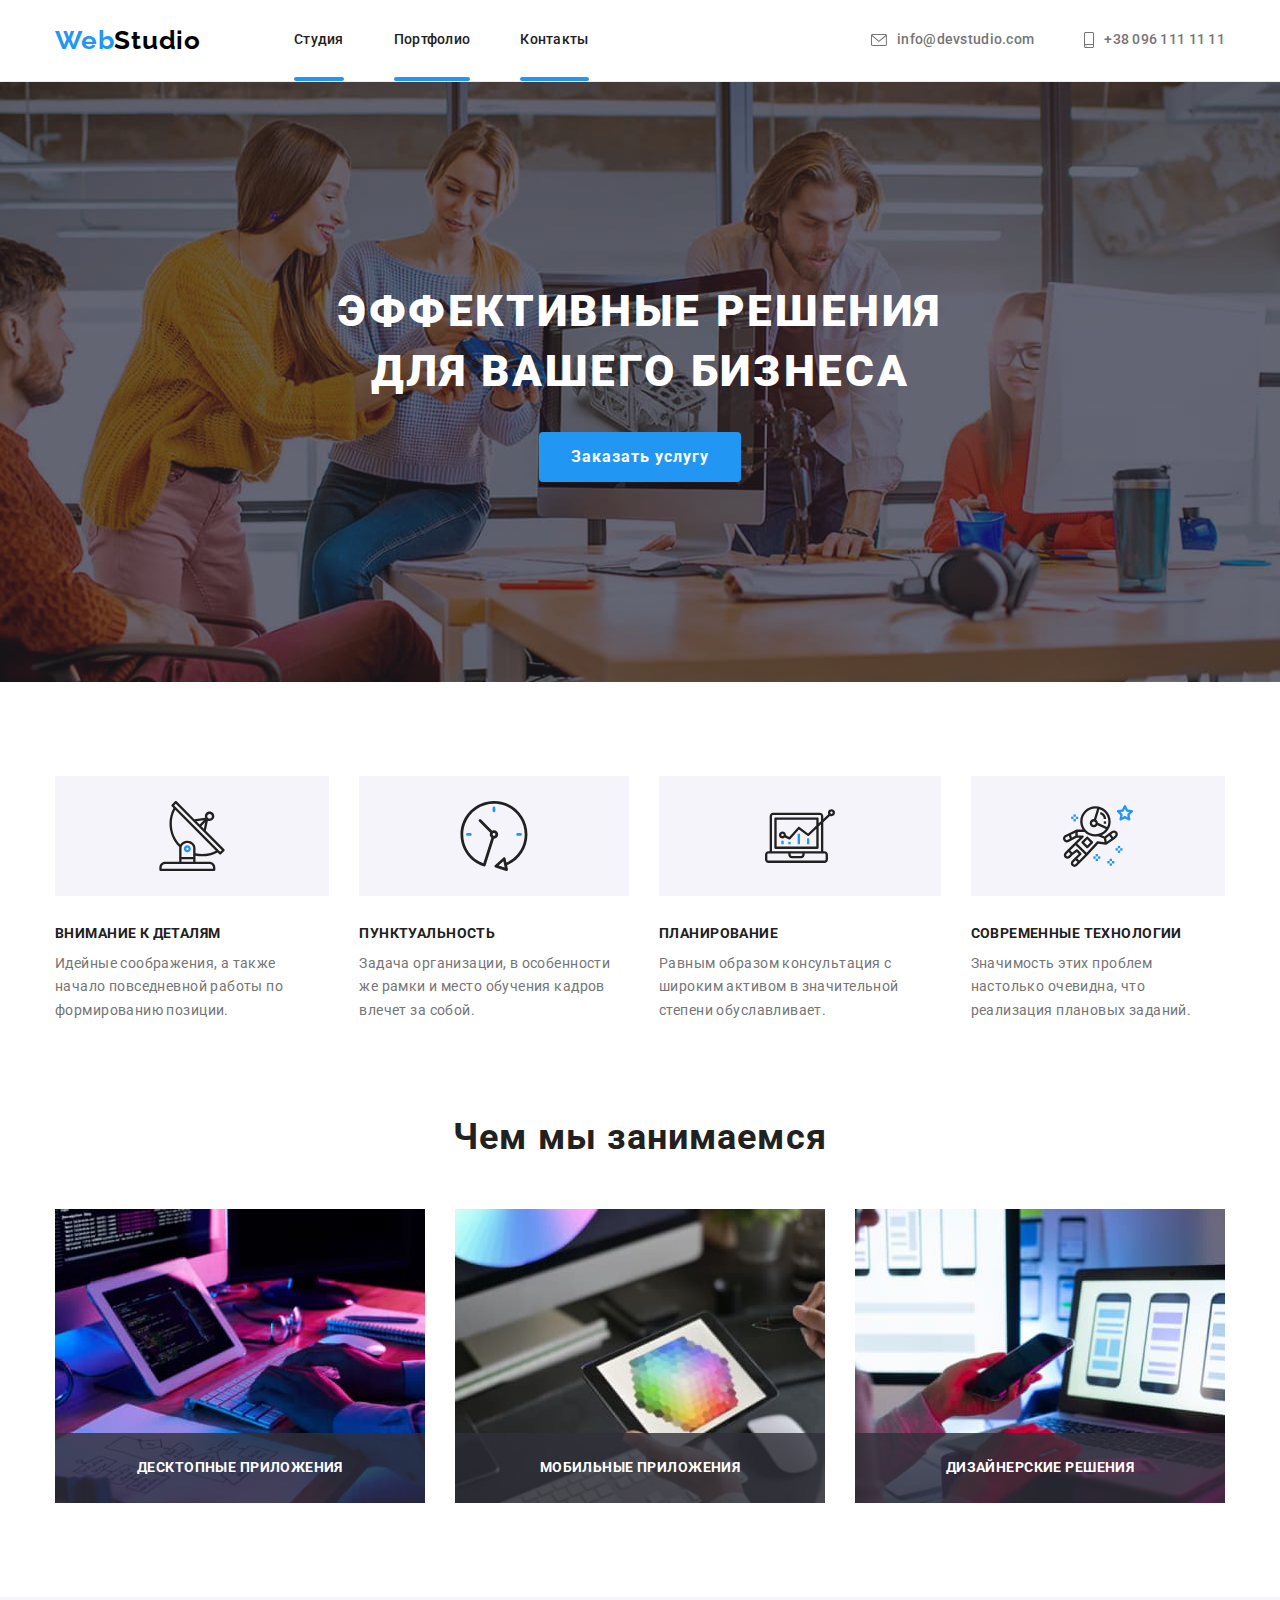
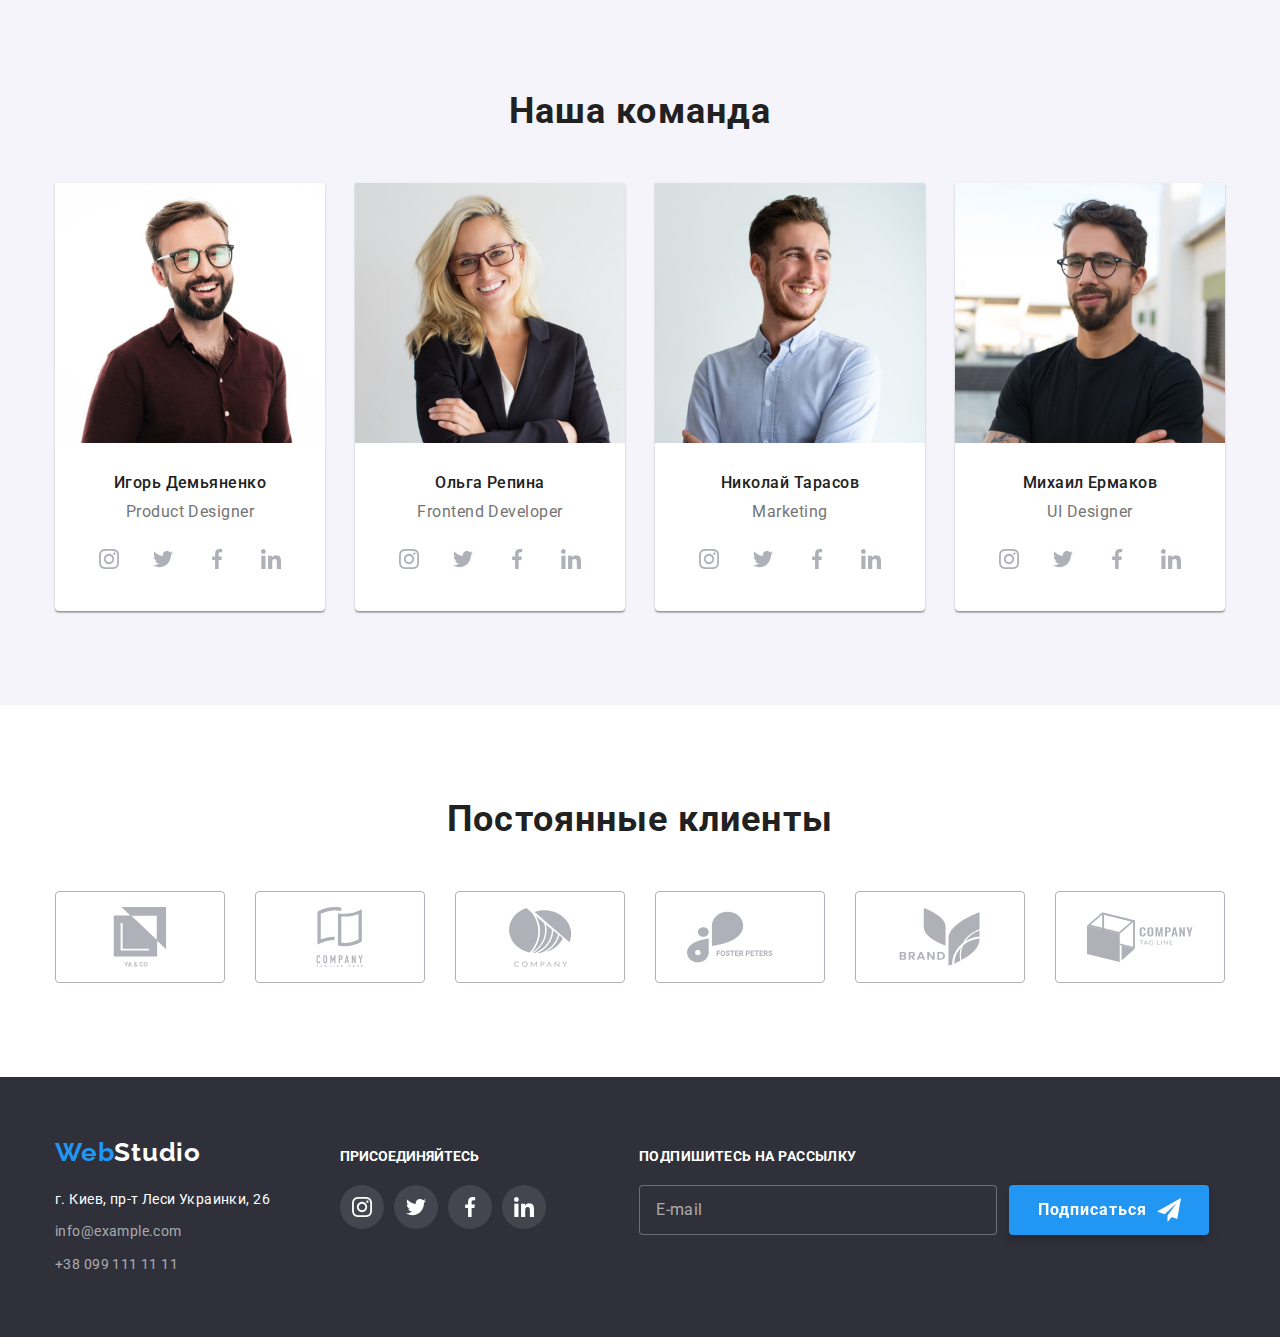
<file: index.html>
<!DOCTYPE html>
<html lang="ru">
  <head>
    <meta charset="UTF-8" />
    <meta http-equiv="X-UA-Compatible" content="IE=edge" />
    <meta name="viewport" content="width=device-width, initial-scale=1.0" />
    <title>Главная</title>
    
    <link rel="preconnect" href="https://fonts.googleapis.com" />
    <link rel="preconnect" href="https://fonts.gstatic.com" crossorigin />
    <link
      href="https://fonts.googleapis.com/css2?family=Raleway:wght@700&family=Roboto:wght@400;500;700;900&display=swap"
      rel="stylesheet"
    />
    <link rel="stylesheet" href="https://cdn.jsdelivr.net/npm/modern-normalize@1.1.0/modern-normalize.min.css">
    <link rel="stylesheet" href="./css/styles.css" />
  </head>
  <body>
    <!--Шапка-->
    <header class="page-header">
      <div class="container page-header-container">
        <nav class="page-nav link">
         <a href="" lang="en" class="logo link"><span class="acsent-logo">Web</span>Studio</a> 
         <ul class="menu-list  list" > 
           <li class="menu-li">
             <a class="menu-link current" href="./index.html">Студия</a>
           </li>
           <li class="menu-li">
             <a class="menu-link current" href="./portfolio.html">Портфолио</a>
           </li>
           <li class="menu-li">
             <a class="menu-link current" href="">Контакты</a>
           </li>
         </ul>
       </nav> 
       <ul class="list contacts-list">
         <li class="contacts-li">
          
         <a class="email link" href="mailto:info@devstudio.com"><svg class="contacts-icon"  width="16" height="12">
            <use href="./images/svg/sprite.svg#e-mail"></use>
          </svg> info@devstudio.com</a>
         </li>
         <li class="contacts-li">
        
         <a class="phone-number link"  href="tel:+380961111111">
          <svg class="contacts-icon"  width="10" height="16">
            <use href="./images/svg/sprite.svg#smartphone"></use>
          </svg>
          +38 096 111 11 11
         </a>
         </li>
       </ul>
       </div> 
    </header>

    <!--Тело-->
    <main class="page-main">
      <section class="hero">
        <div class="container"> 
          <h1 class="hero-title">Эффективные решения для вашего бизнеса</h1>
          <button class="hero-button" type="button" data-modal-open>Заказать услугу</button>
        </div>
      </section>

      <section class="section">
        <div class="container">
          <h2 class="work-process-title" >Как мы работаем</h2>
        <ul class="work-process-list  list">
          <li class="process-list">
            <div class="icon-container">
              <svg class="work-icon" width="70" height="70">
                <use href="./images/svg/sprite.svg#antenna"></use>
              </svg>
            </div>
              <h3 class="process-list-title">Внимание к деталям</h3>
              <p  class="process-text">
                Идейные соображения, а также начало повседневной работы по
                формированию позиции.
              </p>
          </li>
          <li class="process-list">
            <div class="icon-container">
              <svg class="work-icon" width="70" height="70">
                <use href="./images/svg/sprite.svg#clock"></use>
              </svg>
            </div>
            <h3 class="process-list-title" >Пунктуальность</h3>
            <p class="process-text">
              Задача организации, в особенности же рамки и место обучения кадров
              влечет за собой.
            </p>
          </li>
          <li class="process-list">
            <div class="icon-container">
              <svg class="work-icon" width="70" height="70">
                <use href="./images/svg/sprite.svg#diagram"></use>
              </svg>
            </div>
            <h3 class="process-list-title">Планирование</h3>
            <p class="process-text">
              Равным образом консультация с широким активом в значительной
              степени обуславливает.
            </p>
          </li>
          <li class="process-list">
            <div class="icon-container">
              <svg class="work-icon" width="70" height="70">
                <use href="./images/svg/sprite.svg#astronaut"></use>
              </svg>
            </div>
            <h3 class="process-list-title">Современные технологии</h3>
            <p class="process-text">
              Значимость этих проблем настолько очевидна, что реализация
              плановых заданий.
            </p>
          </li>
        </ul>
        </div>
        
      </section>
      <!--Что мы делаем-->
      <section class="work section">
        <div class="container">
         <h2 class="whatwedo-title">Чем мы занимаемся</h2>
        <ul class="work-list  list">
          <li class="allproducts">
            <div class="whatwedo-div">
            <a href="" class="whatwedo-link">
              <img
                src="./images/whatwedo/photo1.jpg"
                alt="На фото изображен процесс работы за планшетом с клавиатурой"
              />
              <h3 class="whatwedo-sub-title">
                Десктопные приложения
              </h3> 
            </a>  
            </div>
          </li>
          <li class="allproducts">
            <div class="whatwedo-div">
             <a href="" class="whatwedo-link">
              <img
                src="./images/whatwedo/photo2.jpg"
                alt="На фото изображен планшет с цветовой палитрой на экране"
            /></a>
            <h3 class="whatwedo-sub-title">
              Мобильные приложения
            </h3>
            </div>
          </li> 
          <li class="allproducts">
              <div class="whatwedo-div">
                <a href="" class="whatwedo-link">
                <img
                src="./images/whatwedo/photo3.jpg"
                alt=" На фото изображены  телефон и ноутбук"
            /></a>
            <h3 class="whatwedo-sub-title">
              Дизайнерские решения
            </h3>
              </div> 
          </li>
        </ul> 
        </div>
        
      </section>
      <!--Команда-->
      <section class="team section">
        <div class=" container">
          <h2 class="our-team">Наша команда</h2>
          <ul class="team-list list">
            <li class="team-member">
              <img
                src="./images/team/Igor.jpg"
                alt="Портрет члена команды"
                width="270"
                height="260"
              /> 
              <div class="team-member-div">
                <h3 class="team-member-name">Игорь Демьяненко</h3>
              <p class="job-title" lang="en">Product Designer</p>
              <ul class="social-icon-list list">
                <li class="social-icon-list-item">
                  <a href="" class="social-icon-list-link">
                    <svg class="social-icon-list-icon" width="20" height="20">
                      <use href="./images/svg/sprite.svg#instagram"></use>
                    </svg>
                  </a>
                </li>
                <li class="social-icon-list-item">
                  <a href="" class="social-icon-list-link">
                    <svg class="social-icon-list-icon" width="20" height="20">
                      <use href="./images/svg/sprite.svg#twitter"></use>
                    </svg>
                  </a>
                </li>
                <li class="social-icon-list-item">
                  <a href="" class="social-icon-list-link">
                    <svg class="social-icon-list-icon" width="20" height="20">
                      <use href="./images/svg/sprite.svg#facebook"></use>
                    </svg>
                  </a>
                </li>
                <li class="social-icon-list-item">
                  <a href="" class="social-icon-list-link">
                    <svg class="social-icon-list-icon" width="20" height="20">
                      <use href="./images/svg/sprite.svg#linkedin"></use>
                    </svg>
                  </a>
                </li>
              </ul>
              </div>
            </li>
            <li class="team-member">
              <img
                src="./images/team/Olga.jpg"
                alt="Портрет члена команды"
                width="270"
                height="260"
              />
              <div class="team-member-div">
                <h3 class="team-member-name">Ольга Репина</h3>
                <p class="job-title" lang="en">Frontend Developer</p>
                <ul class="social-icon-list list">
                  <li class="social-icon-list-item">
                    <a href="" class="social-icon-list-link">
                      <svg class="social-icon-list-icon" width="20" height="20">
                        <use href="./images/svg/sprite.svg#instagram"></use>
                      </svg>
                    </a>
                  </li>
                  <li class="social-icon-list-item">
                    <a href="" class="social-icon-list-link">
                      <svg class="social-icon-list-icon" width="20" height="20">
                        <use href="./images/svg/sprite.svg#twitter"></use>
                      </svg>
                    </a>
                  </li>
                  <li class="social-icon-list-item">
                    <a href="" class="social-icon-list-link">
                      <svg class="social-icon-list-icon" width="20" height="20">
                        <use href="./images/svg/sprite.svg#facebook"></use>
                      </svg>
                    </a>
                  </li>
                  <li class="social-icon-list-item">
                    <a href="" class="social-icon-list-link">
                      <svg class="social-icon-list-icon" width="20" height="20">
                        <use href="./images/svg/sprite.svg#linkedin"></use>
                      </svg>
                    </a>
                  </li>
                </ul>
              </div>
            </li>
            <li class="team-member">
              <img
                src="./images/team/Nikola.jpg"
                alt="Портрет члена команды"
                width="270"
                height="260"
              /> 
              <div class="team-member-div">
                <h3 class="team-member-name">Николай Тарасов</h3>
              <p class="job-title" lang="en">Marketing</p>
              <ul class="social-icon-list list">
                <li class="social-icon-list-item">
                  <a href="" class="social-icon-list-link">
                    <svg class="social-icon-list-icon" width="20" height="20">
                      <use href="./images/svg/sprite.svg#instagram"></use>
                    </svg>
                  </a>
                </li>
                <li class="social-icon-list-item">
                  <a href="" class="social-icon-list-link">
                    <svg class="social-icon-list-icon" width="20" height="20">
                      <use href="./images/svg/sprite.svg#twitter"></use>
                    </svg>
                  </a>
                </li>
                <li class="social-icon-list-item">
                  <a href="" class="social-icon-list-link">
                    <svg class="social-icon-list-icon" width="20" height="20">
                      <use href="./images/svg/sprite.svg#facebook"></use>
                    </svg>
                  </a>
                </li>
                <li class="social-icon-list-item">
                  <a href="" class="social-icon-list-link">
                    <svg class="social-icon-list-icon" width="20" height="20">
                      <use href="./images/svg/sprite.svg#linkedin"></use>
                    </svg>
                  </a>
                </li>
              </ul>
              </div>
            </li>
            <li class="team-member">
              <img
                src="./images/team/Mihail.jpg"
                alt="Портрет члена команды"
                width="270"
                height="260"
              />
              <div class="team-member-div">
                <h3 class="team-member-name">Михаил Ермаков</h3>
              <p class="job-title" lang="en">UI Designer</p>
              <ul class="social-icon-list list">
                <li class="social-icon-list-item">
                  <a href="" class="social-icon-list-link">
                    <svg class="social-icon-list-icon" width="20" height="20">
                      <use href="./images/svg/sprite.svg#instagram"></use>
                    </svg>
                  </a>
                </li>
                <li class="social-icon-list-item">
                  <a href="" class="social-icon-list-link">
                    <svg class="social-icon-list-icon" width="20" height="20">
                      <use href="./images/svg/sprite.svg#twitter"></use>
                    </svg>
                  </a>
                </li>
                <li class="social-icon-list-item">
                  <a href="" class="social-icon-list-link">
                    <svg class="social-icon-list-icon" width="20" height="20">
                      <use href="./images/svg/sprite.svg#facebook"></use>
                    </svg>
                  </a>
                </li>
                <li class="social-icon-list-item">
                  <a href="" class="social-icon-list-link">
                    <svg class="social-icon-list-icon" width="20" height="20">
                      <use href="./images/svg/sprite.svg#linkedin"></use>
                    </svg>
                  </a>
                </li>
              </ul>
              </div>
            </li>
          </ul>  
        </div>
      </section>
      <!-- Клиенты-->
      
      <section class="section">
        <div class="container">
          <h2 class="permanent-clients-title">
            Постоянные клиенты
          </h2>
          <ul class="permanent-clients-list list">
            <li class="permanent-clients-li">
              <a  class="permanent-clients-link" href="">
              <svg class="permanent-clients-icon" width="106" height="60">
                <use href="./images/svg/sprite.svg#Client-1"></use>
              </svg>  
              </a>
            </li>
            <li class="permanent-clients-li">
              <a class="permanent-clients-link"  href="">
              <svg class="permanent-clients-icon" width="106" height="60">
                <use href="./images/svg/sprite.svg#Client-2"></use>
              </svg>  
              </a>
            </li>
            <li class="permanent-clients-li">
              <a class="permanent-clients-link"  href="">
                <svg class="permanent-clients-icon" width="106" height="60">
                  <use href="./images/svg/sprite.svg#Client-3"></use>
                </svg>
              </a>
            </li>
            <li class="permanent-clients-li">
              <a class="permanent-clients-link"  href="">
                <svg class="permanent-clients-icon" width="106" height="60">
                  <use href="./images/svg/sprite.svg#Client-4"></use>
                </svg>
              </a>
            </li>
            <li class="permanent-clients-li">
              <a class="permanent-clients-link"  href="">
                <svg class="permanent-clients-icon" width="106" height="60">
                  <use href="./images/svg/sprite.svg#Client-5"></use>
                </svg>
              </a>
            </li>
            <li class="permanent-clients-li">
              <a class="permanent-clients-link"  href="">
               <svg class="permanent-clients-icon" width="106" height="60">
                <use href="./images/svg/sprite.svg#Client-6"></use>
              </svg> 
              </a>
            </li>
          </ul>
        </div>
      </section>
    </main>
    <!--Подвал-->
    <footer class="page-footer link">
      <div class="container footer-container">
        <div class="footer-add-container">
         <a href="" lang="en" class="logo-footer link"
         ><span class="acsent-logo-footer">Web</span>Studio</a>
       <address class="footer-contacts link">
         <ul class="list footer-contacts-list" >
           <li class="footer-contacts-li">
             <a
               href="https://goo.gl/maps/eD5hpA3fQU3kGFGK7"
               target="_blank"
               rel="nooner "
               class="geo link"
               >г. Киев, пр-т Леси Украинки, 26</a
             >
           </li>
           <li class="footer-contacts-li">
             <a class="email-footer  link"  href="mailto:info@example.com">info@example.com</a>
           </li>
           <li class="footer-contacts-li">
             <a  class="phone-number-footer link" href="tel:+380991111111">+38 099 111 11 11</a>
           </li>
         </ul>
       </address>  
        </div>
       <div class="footer-logo">
        <h3 class="footer-social-title">ПРИСОЕДИНЯЙТЕСЬ</h3>
        <ul class="footer-icon-list list">
          <li class="footer-icon-li">
            <a href="" class="footer-icon-link">
              <svg class="footer-icon" width="20" height="20">
                <use href="./images/svg/sprite.svg#instagram"></use>
              </svg>
            </a>
          </li>
          <li class="footer-icon-li">
            <a href="" class="footer-icon-link">
              <svg class="footer-icon" width="20" height="20">
                <use href="./images/svg/sprite.svg#twitter" ></use>
              </svg>
            </a>
          </li>
          <li class="footer-icon-li">
            <a href="" class="footer-icon-link">
              <svg class="footer-icon" width="20" height="20">
                <use href="./images/svg/sprite.svg#facebook"></use>
              </svg>
            </a>
          </li>
          <li class="footer-icon-li">
            <a href="" class="footer-icon-link">
              <svg class="footer-icon" width="20" height="20">
                <use href="./images/svg/sprite.svg#linkedin"></use>
              </svg>
            </a>
          </li>
        </ul>
       </div>
       <div class="form-footer-div">
        <p class="form-footer-disc">Подпишитесь на рассылку</p>
        <form class="form-footer">
            <input type="email" name="email" class="form-footer-input" id="email" placeholder="E-mail">
          <button type="submit" class="form-footer-button-submit">
           <span class="form-footer-button-text">Подписаться</span>
            <svg class="footer-telegram-icon" width="24" height="24" >
              <use href="./images/svg/sprite.svg#icon-send"></use>
            </svg>
          </button>
        </form>
      </div>
       </div>
      
      
    </footer>



    <div class="backdrop is-hidden" data-modal >
      <div class="modal">
        <button type="button" class="modal-close-btn" data-modal-close>
          <svg class="close-icon-btn" width="18" height="18">
            <use href="./images/svg/sprite.svg#icon-close"></use>
          </svg>
        </button>
        <p class="modal-form-title">Оставьте свои данные, мы вам перезвоним</p>
        <form class="modal-form">
          <label class="modal-form-field">
            <span class="modal-form-input-desc">Имя</span>
            <span class="modal-form-input-wrapper" >
              <input type="text" 
            name="user_name" 
            class="modal-form-input" 
            pattern="[a-zA-Zа-яА-Я]+"
            minlength="2" >
            <svg class="modal-form-input-icon" width="18" height="18">
              <use href="./images/svg/sprite.svg#person"></use>
            </svg>
            </span>
          </label> 
          <label class="modal-form-field">
            <span class="modal-form-input-desc">Телефон</span>
            <span class="modal-form-input-wrapper">
              <input type="tel" 
            name="user_phone" 
            class="modal-form-input"  
            pattern="[0-9]{3}-[0-9]{3}-[0-9]{2}-[0-9]{2}"
            title="xxx-xxx-xx-xx" > 
            <svg class="modal-form-input-icon" width="18" height="18">
              <use href="./images/svg/sprite.svg#phone"></use>
            </svg>
            </span>
          </label>
          <label class="modal-form-field">
            <span class="modal-form-input-desc">Почта</span>
            <span class="modal-form-input-wrapper">
             <input type="email" 
            name="user_email" 
            class="modal-form-input">
            <svg class="modal-form-input-icon" width="18" height="18">
              <use href="./images/svg/sprite.svg#email"></use>
            </svg> 
            </span>
          </label>
          <label class="modal-form-field">
            <span class="modal-form-input-desc"> Сообщение </span>
            <textarea
              name="user_message"
              class="modal-form-message"
              placeholder="Введите текст"
            ></textarea>
          </label>
          <input id="user_policy" name="user_policy" type="checkbox" class="modal-form-check visually-hidden">
          <label for="user_policy" class="modal-form-check-desck">Соглашаюсь с рассылкой и принимаю&nbsp;<a href="" class="form-police-link">Условия договора</a></label>
           <button type="submit" class="modal-form-submit">Отправить</button>
        </form>
      </div>
    </div>
    <script src="./js/modal.js"></script>
  </body>
</html>
</file>
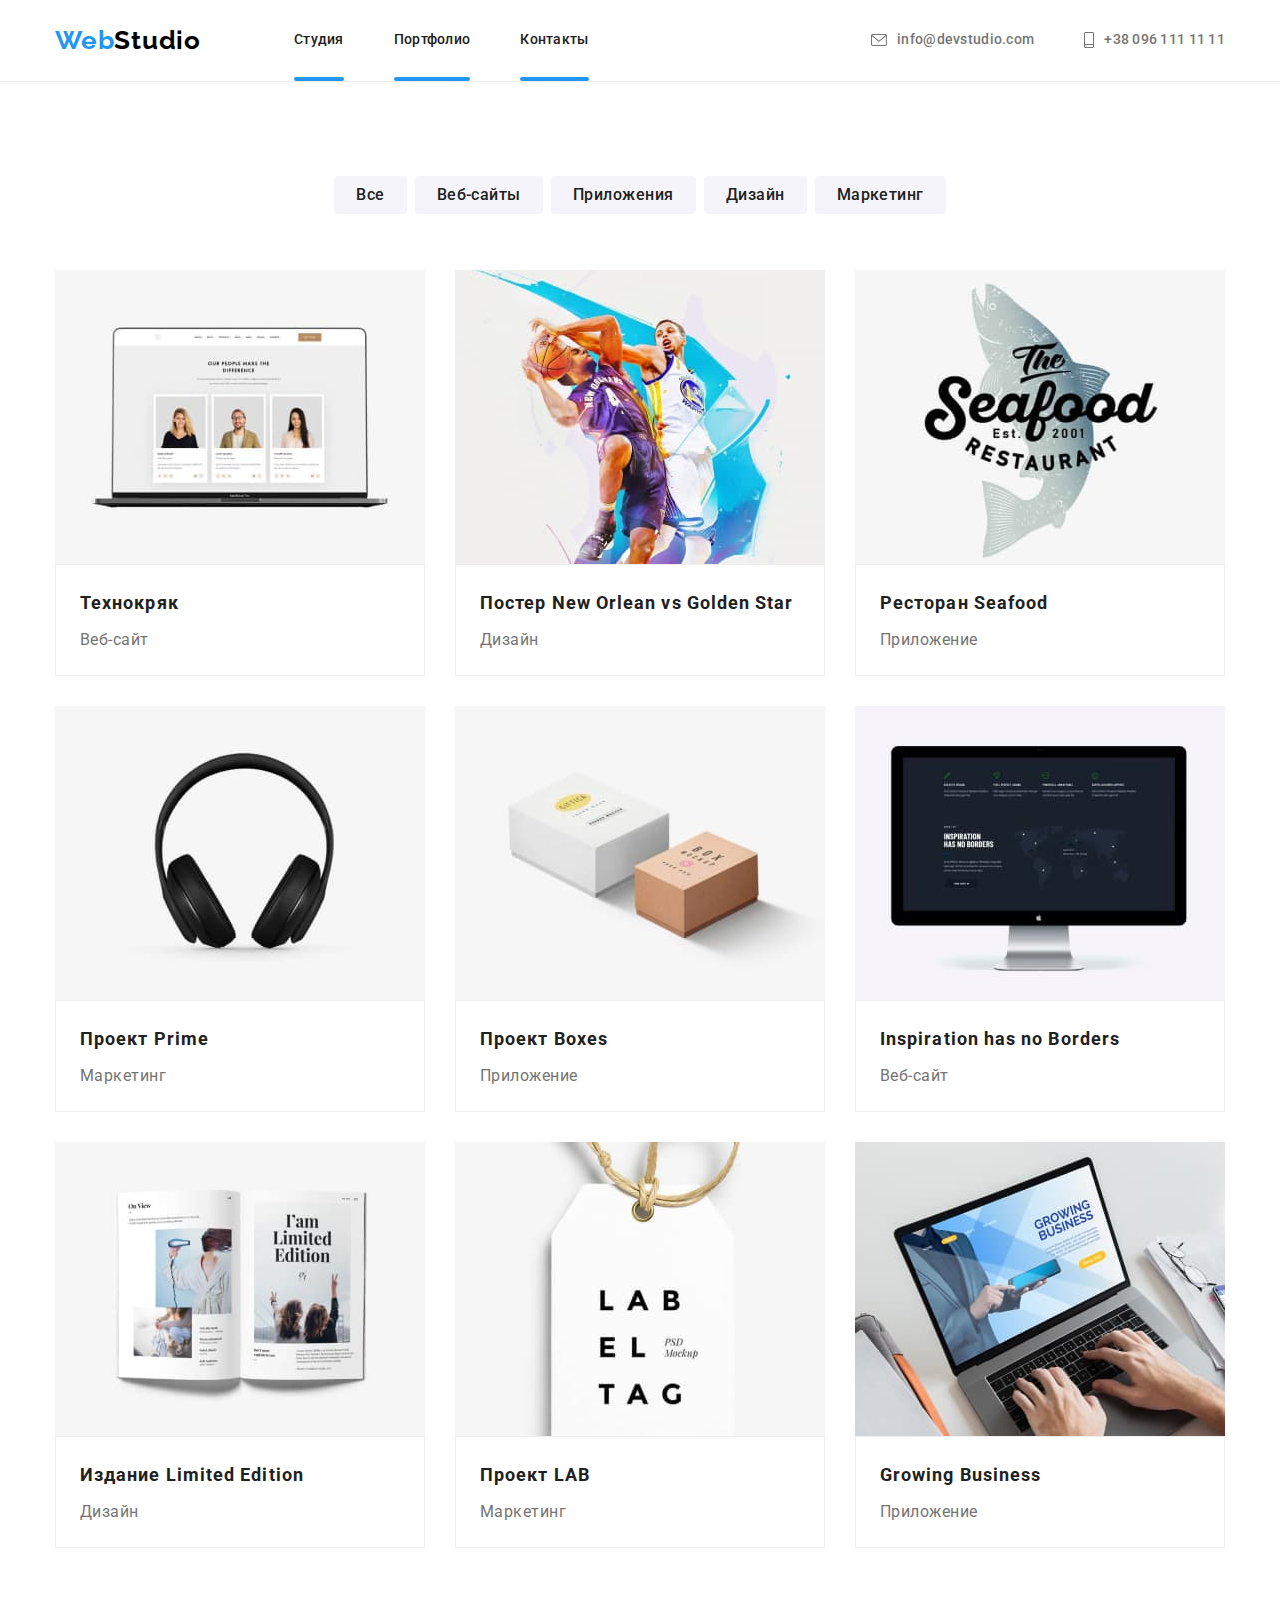
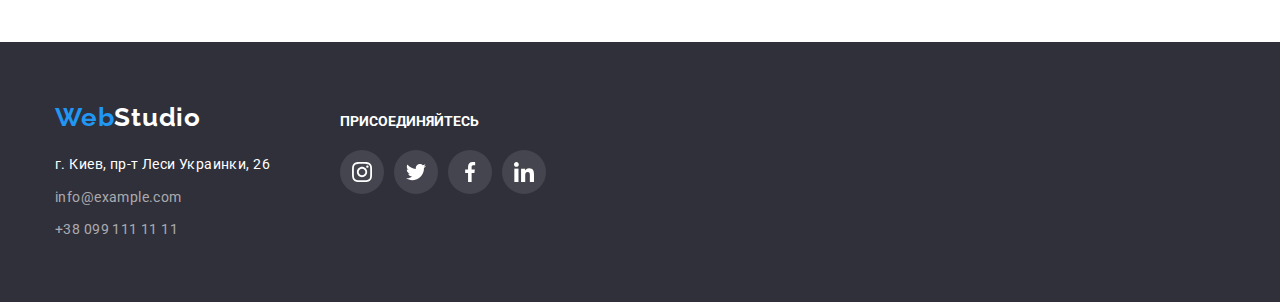
<file: portfolio.html>
<!DOCTYPE html>
<html lang="ru">
  <head>
    <meta charset="UTF-8" />
    <meta http-equiv="X-UA-Compatible" content="IE=edge" />
    <meta name="viewport" content="width=device-width, initial-scale=1.0" />
    <title>Портфолио</title>
    <link rel="preconnect" href="https://fonts.googleapis.com" />
    <link rel="preconnect" href="https://fonts.gstatic.com" crossorigin />
    <link
      href="https://fonts.googleapis.com/css2?family=Raleway:wght@700&family=Roboto:wght@400;500;700;900&display=swap"
      rel="stylesheet"
    />
    <link rel="stylesheet" href="https://cdn.jsdelivr.net/npm/modern-normalize@1.1.0/modern-normalize.min.css">
    <link rel="stylesheet" href="./css/styles.css" />
  </head>
  <body>
    <!--Шапка-->
    <header class="page-header">
      <div class="container page-header-container">
        <nav class="page-nav link">
         <a href="" lang="en" class="logo link"><span class="acsent-logo">Web</span>Studio</a> 
         <ul class="menu-list  list" > 
           <li class="menu-li">
             <a class="menu-link current" href="./index.html">Студия</a>
           </li>
           <li class="menu-li">
             <a class="menu-link current" href="./portfolio.html">Портфолио</a>
           </li>
           <li class="menu-li">
             <a class="menu-link current" href="">Контакты</a>
           </li>
         </ul>
       </nav> 
       <ul class="list contacts-list">
         <li class="contacts-li">
          
         <a class="email link" href="mailto:info@devstudio.com"><svg class="contacts-icon"  width="16" height="12">
            <use href="./images/svg/sprite.svg#e-mail"></use>
          </svg> info@devstudio.com</a>
         </li>
         <li class="contacts-li">
        
         <a class="phone-number link"  href="tel:+380961111111"><svg class="contacts-icon"  width="10" height="16">
            <use href="./images/svg/sprite.svg#smartphone"></use>
          </svg>
          +38 096 111 11 11
         </a>
         </li>
       </ul>
       </div> 
    </header>
  
    <!-- Контент Портфолио-->
    <main>
            <section class="section">
        <div class="container">
            <h1 class="title-products">Портфолио компании</h1>
            <!--Конопки-->
          <ul class="all-button  list">
          <li  class="products-button-list">
            <button class="products-button" type="button">Все</button>
          </li>
          <li class="products-button-list">
            <button class="products-button" type="button">Веб-сайты</button>
          </li>
          <li class="products-button-list">
            <button class="products-button" type="button">Приложения</button>
          </li>
          <li class="products-button-list">
            <button class="products-button" type="button">Дизайн</button>
          </li>
          <li class="products-button-list">
            <button class="products-button" type="button">Маркетинг</button>
          </li>
        </ul> 

        <!-- Продукты компании-->
         <ul class="products-list  list">
          <li class="products-list-li">
            <a  class="products-link link" href="">
              <div class="products-overlay-div">
                <img
                src="./images/companyportfol/technocrack.jpg"
                alt="На фото изображен открытый ноутбук"
                width="370"
                height="294"
              /> 
              <p class="overlay">
               Ресурс предлагает комплексные предложения с разным уровнем функционала и сервисов. Все это позволит посетителю получить исчерпывающие сведения о компании или частном лице.
              </p>
              </div>
                <div class="products-dickription-list">
                <h2 class="products-title">Технокряк</h2>
                <p class="products-text">Веб-сайт</p>  
                </div>
            </a>
          </li>
          <li class="products-list-li ">
            <a  class="products-link link" href="">
              <div class="products-overlay-div">
                <img
                src="./images/companyportfol/nbaposter.jpg"
                alt="На фото изображен баскетбольный постер"
                width="370"
                height="294"
              />
                <p class="overlay">
                  Ресурс предлагает комплексные предложения с разным уровнем функционала и сервисов. Все это позволит посетителю получить исчерпывающие сведения о компании или частном лице.
                 </p>
              </div>
              <div class="products-dickription-list">
               <h2 class="products-title">Постер <span lang="en">New Orlean vs Golden Star </span></h2>
              <p class="products-text">Дизайн</p>  
              </div>
             
            </a>
          </li>
          <li class="products-list-li ">
            <a class="products-link link" href="">
              <div class="products-overlay-div">
                <img
                src="./images/companyportfol/restoranseafood.jpg"
                alt="На фото изображен логотопи ресторана"
                width="370"
                height="294"
              />
              <p class="overlay">
                Ресурс предлагает комплексные предложения с разным уровнем функционала и сервисов. Все это позволит посетителю получить исчерпывающие сведения о компании или частном лице.

              </p>
              </div>
              <div class="products-dickription-list"> 
               <h2 class="products-title">Ресторан <span lang="en">Seafood</span></h2>
            <p class="products-text">Приложение</p> 
              </div>
            </a>
          </li>
          <li class="products-list-li ">
            <a  class="products-link link" href="">
              <div class="products-overlay-div">
               <img
                src="./images/companyportfol/projectprime.jpg"
                alt="На фото изображены накладные наушники"
                width="370"
                height="294"
              /> 
              <p class="overlay">
                Ресурс предлагает комплексные предложения с разным уровнем функционала и сервисов. Все это позволит посетителю получить исчерпывающие сведения о компании или частном лице.

              </p>
              </div>
              <div class="products-dickription-list">
                <h2 class="products-title">Проект <span lang="en">Prime</span></h2>
                <p class="products-text">Маркетинг</p> 
              </div>
            </a>
          </li>
          <li class="products-list-li ">
            <a  class="products-link link" href="">
              <div class="products-overlay-div">
              <img
                src="./images/companyportfol/projectbox.jpg"
                alt="На фото изображены две картонные коробки"
                width="370"
                height="294"
              />  
              <p class="overlay">
                Ресурс предлагает комплексные предложения с разным уровнем функционала и сервисов. Все это позволит посетителю получить исчерпывающие сведения о компании или частном лице.

              </p>
              </div>
              <div class="products-dickription-list">
                <h2 class="products-title">Проект <span lang="en">Boxes</span></h2>
                <p class="products-text">Приложение</p> 
              </div> 
            </a>
          </li>
          <li class="products-list-li ">
            <a  class="products-link link" href="">
              <div class="products-overlay-div">
               <img
                src="./images/companyportfol/monitor.jpg"
                alt="На фото изображен компьютерный монитор"
                width="370"
                height="294"
              /> 
              <p class="overlay">
                Ресурс предлагает комплексные предложения с разным уровнем функционала и сервисов. Все это позволит посетителю получить исчерпывающие сведения о компании или частном лице.

              </p>
              </div>
              <div class="products-dickription-list">
                <h2 class="products-title"><span lang="en">Inspiration has no Borders </span></h2>
                <p class="products-text">Веб-сайт</p>  
              </div>
            </a>
          </li>
          <li class="products-list-li ">
            <a  class="products-link link" href="">
              <div class="products-overlay-div">
               <img
                src="./images/companyportfol/limitededition.jpg"
                alt="На фото изображен развернутый журнал"
                width="370"
                height="294"
              /> 
              <p class="overlay">
                Ресурс предлагает комплексные предложения с разным уровнем функционала и сервисов. Все это позволит посетителю получить исчерпывающие сведения о компании или частном лице.

              </p>
              </div>
              <div class="products-dickription-list">
                <h2 class="products-title">Издание <span lang="en">Limited Edition</span></h2>
              <p class="products-text">Дизайн</p> 
              </div>
            </a>
          </li>
          <li class="products-list-li ">
            <a  class="products-link link" href="">
              <div class="products-overlay-div">
               <img
                src="./images/companyportfol/projectlab.jpg"
                alt="На фото изображена торговая бирка"
                width="370"
                height="294"
              /> 
              <p class="overlay">
                Ресурс предлагает комплексные предложения с разным уровнем функционала и сервисов. Все это позволит посетителю получить исчерпывающие сведения о компании или частном лице.
 
              </p>
              </div>
              <div class="products-dickription-list">
                <h2 class="products-title">Проект <span lang="en">LAB</span></h2>
                <p class="products-text">Маркетинг</p> 
              </div>
            </a>
          </li>
          <li class="products-list-li ">
            <a class="products-link link" href="">
              <div class="products-overlay-div">
               <img
                src="./images/companyportfol/business.jpg"
                alt="НА фото изображен ноутбук"
                width="370"
                height="294"
              /> 
              <p class="overlay">
                Ресурс предлагает комплексные предложения с разным уровнем функционала и сервисов. Все это позволит посетителю получить исчерпывающие сведения о компании или частном лице.

              </p>
              </div>
              <div class="products-dickription-list">
                <h2 class="products-title"><span lang="en">Growing Business</span></h2>
                <p class="products-text">Приложение</p> 
              </div>
            
            </a>
          </li>
        </ul>
      </div>    
      </section>  

    </main>
    <!-- Footer-->
    <footer class="page-footer link">
      <div class="container footer-container">
        <div class="footer-add-container">
         <a href="" lang="en" class="logo-footer link"
         ><span class="acsent-logo-footer">Web</span>Studio</a>
       <address class="footer-contacts link">
         <ul class="list footer-contacts-list" >
           <li class="footer-contacts-li">
             <a
               href="https://goo.gl/maps/eD5hpA3fQU3kGFGK7"
               target="_blank"
               rel="nooner "
               class="geo link"
               >г. Киев, пр-т Леси Украинки, 26</a
             >
           </li>
           <li class="footer-contacts-li">
             <a class="email-footer  link"  href="mailto:info@example.com">info@example.com</a>
           </li>
           <li class="footer-contacts-li">
             <a  class="phone-number-footer link" href="tel:+380991111111">+38 099 111 11 11</a>
           </li>
         </ul>
       </address>  
        </div>
       <div class="footer-logo">
        <h3 class="footer-social-title">ПРИСОЕДИНЯЙТЕСЬ</h3>
        <ul class="footer-icon-list list">
          <li class="footer-icon-li">
            <a href="" class="footer-icon-link">
              <svg class="footer-icon" width="20" height="20">
                <use href="./images/svg/sprite.svg#instagram"></use>
              </svg>
            </a>
          </li>
          <li class="footer-icon-li">
            <a href="" class="footer-icon-link">
              <svg class="footer-icon" width="20" height="20">
                <use href="./images/svg/sprite.svg#twitter" ></use>
              </svg>
            </a>
          </li>
          <li class="footer-icon-li">
            <a href="" class="footer-icon-link">
              <svg class="footer-icon" width="20" height="20">
                <use href="./images/svg/sprite.svg#facebook"></use>
              </svg>
            </a>
          </li>
          <li class="footer-icon-li">
            <a href="" class="footer-icon-link">
              <svg class="footer-icon" width="20" height="20">
                <use href="./images/svg/sprite.svg#linkedin"></use>
              </svg>
            </a>
          </li>
        </ul>
       </div>
       </div>
      
    </footer>
  </body>
</html>
</file>
<file: css/styles.css>
:root {
--primary-font: 'Roboto', sans-serif;
--secondary-font:'Raleway', sans-serif;
--headlines-color: #212121;
--primary-text-color: #757575;
--hover-background-color: #2196F3;
--hover-text-color: #2196F3;
--acsent-logo-color: #2196F3;
--primary-logo-color: #000000;
--hero-background-color: #2F303A;
--text-logo-footer: #ffffff;
--text-color-button-main: #ffffff;
--color-hero-title-h1-main: #ffffff;
--color--process-list-title: #21212121;
--text-color: #ffffff;
--transition: 250ms cubic-bezier(0.4, 0, 0.2, 1);
}

h1,h2,h3,h4,p {
    margin-top: 0;
    margin-bottom: 0;}

    ul,ol {
        margin-top: 0;
        margin-bottom: 0;
        padding-left: 0;
    }

    img {
        max-width: 100%;
        display: block;
    }

    button {
        cursor: pointer;
    }
.list {
    list-style: none;

}

.link  {
    text-decoration: none;
}

.section {
    padding-top: 94px;
    padding-bottom: 94px;
}

.container {
    width: 1200px;
    margin-left: auto;
    margin-right: auto;
    padding-left: 15px;
    padding-right: 15px;
}
body { 
    font-family: var(--primary-font);
    font-weight: 400;
}

.visually-hidden {
 position: absolute; 
width: 1px; 
height: 1px; 
margin: -1px; 
border: 0; 
padding: 0; 
white-space: nowrap; 
clip-path: inset(100%); 
clip: rect(0 0 0 0); 
overflow: hidden;
}


/*=========================HEADER===================*/
.page-header {
    padding-top: 25px;
    padding-bottom: 25px;
    border-bottom:  1px solid #ECECEC;
}

.page-header-container {
    display: flex;
    align-items: center;
}


    .page-nav {
        display: flex;
        align-items: center;
    }

    .menu-list {
        display: flex;
        align-items: center;
    }

    .menu-li:not(:last-child) {
        margin-right: 50px;
    }

.logo {
    font-family: var(--secondary-font);
font-weight: 700;
font-size: 26px;
line-height: 1.19;
letter-spacing: 0.03em;
color:var(--primary-logo-color);
margin-right: 93px;
}

.acsent-logo {
    font-family: var(--secondary-font);
font-weight: 700;
font-size: 26px;
line-height: 1.19;
letter-spacing: 0.03em;
color: var(--acsent-logo-color);
}

.menu-link {
    position: relative;
    display: block;
    text-decoration: none;
    font-weight: 500;
    font-size: 14px;
    line-height: 1.14;
    letter-spacing: 0.02em;
    color:var(--headlines-color);
    transition: color var(--transition);
}

.menu-link.current::after{
position: absolute;
 content: '';
display: block;
left: 0;
bottom: 0;
border-radius: 2px;
width: 100%;
height: 4px;
background-color:var(--acsent-logo-color);
border-radius: 2px;
transition: background-color var(--transition);
bottom:-33px;
}

.menu-link:hover,
.menu-link:focus {
    color: var(--hover-text-color);
}




.contacts-list {
    display: flex;
    margin-left: auto;
    align-items: center;
    justify-content: center;
}

.contacts-li {
    align-items: center;
    justify-content: center;
}

.contacts-li:not(:last-child) {
margin-right: 50px;
} 

.contacts-li:hover .contacts-icon,
.contacts-li:focus .contacts-icon {
    fill: var(--acsent-logo-color);
}


.email {
    display: flex;
    align-items: center;
font-family: var(--primary-font);
font-weight: 500;
font-size: 14px;
line-height: 1.14;
letter-spacing: 0.02em;
color: var(--primary-text-color);
transition: color var(--transition), fill var(--transition);
}

.phone-number {
    display: flex;
    align-items: center;
    font-family: var(--primary-font);
    font-weight: 500;
    font-size: 14px;
    line-height: 1.14;
    letter-spacing: 0.02em;
    color: var(--primary-text-color);
    transition: color var(--transition), fill var(--transition);
}

.contacts-icon {
    margin-right: 10px;
    fill: 
    #757575;
}

.email:hover,
.email:focus {
    color: var(--hover-text-color);
}
 .phone-number:hover,
 .phone-number:focus  {
    color: var(--hover-text-color); 
 }

 .email:hover .contacts-icon, 
 .email:focus .contacts-icon {
     fill: var(--acsent-logo-color);}

    .phone-number:hover .contacts-icon,
    .phone-number:focus .contacts-icon {
        fill: var(--acsent-logo-color);}    


/*=========================HEADER=====================*/

/* ========================MAIN Studio===================*/
.hero {
    background-color:  var(--hero-background-color);
    text-align: center;
    padding-top: 200px;
    padding-bottom: 200px;
    background-image: linear-gradient(rgba(47, 48, 58, 0.4), rgba(47, 48, 58, 0.4)), url(../images/bg.jpg);
    background-size: cover;
    max-width: 1600px;
    background-position: center;
    background-repeat: no-repeat;
    margin: auto;
}

.hero-title{
 width: 696px;   
font-weight: 900;
font-size: 44px;
line-height: 1.36;
text-align: center;
letter-spacing: 0.06em;
text-transform: uppercase;
color: var(--color-hero-title-h1-main);
margin-left: auto;
margin-right: auto; 
margin-bottom: 30px;
}
.hero-button {
    display: block;
font-weight: 700;
font-size: 16px;
line-height: 1.875;
letter-spacing: 0.06em;
color: var(--text-color-button-main);
background-color: var(--hover-background-color);
border-radius: 4px;
border: transparent;
cursor: pointer;
padding-top: 10px;
padding-right: 32px;
padding-bottom: 10px;
padding-left: 32px;
justify-content: center;
margin-left: auto;
margin-right: auto;
transition: color var(--transition) background-color var(--transition) box-shadow var(--transition);
}




.hero-button:hover,
.hero-button:focus{
    background-color: var(--hover-background-color);
    color: var(--text-color-button-main);
    box-shadow: 0px 4px 4px rgba(0, 0, 0, 0.15);
    }



    /* =====================WHATWEDO================== */

    .work {
        padding-top: 0;
    }

    .work-container {
        display: flex;
        flex-wrap: wrap;
    }

    .whatwedo-link {
        position: relative;
    }

    .whatwedo-div {
        position: relative;
    }

    .whatwedo-sub-title {
        position: absolute;
        display: flex;
        align-items: center;
        justify-content: center;
        bottom: 0;
        left: 0;
        width: 100%;
    font-weight: 700;
    font-size: 14px;
    line-height: 1.14;
    height: 70px;
    letter-spacing: 0.03em;
    text-transform: uppercase;
    color: var(--text-color);
    background-color: rgba(47, 48, 58, 0.8);;
    }






    /* =====================WHATWEDO================== */


.work-process-title {
    visibility: hidden;
}
 .process-list-title {
    font-weight: 700;
    font-size: 14px;
    line-height: 1.14;
    letter-spacing: 0.03em;
    text-transform: uppercase;
    color: var(--headlines-color);
 }

 .process-text {
font-size: 14px;
line-height: 1.71;
letter-spacing: 0.03em;
color: var(--primary-text-color);
 }
 

.work-process-title {
    position: absolute; 
    width: 1px; 
    height: 1px; 
    margin: -1px; 
    border: 0; 
    padding: 0; 
    white-space: nowrap; 
    clip-path: inset(100%); 
    clip: rect(0 0 0 0); 
    overflow: hidden;
}


.work-process-div {
    display: flex;
    
}

.work-process-list {
    display: flex;
}

.icon-container {
    display: flex;
    justify-content: center;
    align-items: center;
    background-color: #F5F4FA;;
    height: 120px;
    margin-bottom: 30px;
}



.process-list-title {
    margin-bottom: 10px;
}



.process-list:not(:last-child) {
margin-right: 30px;
}


.whatwedo-title {
    font-weight: 700;
    font-size: 36px;
    line-height: 1.16;
    text-align: center;
    letter-spacing: 0.03em;
    color: var(--headlines-color);
    margin-bottom: 50px;
    }
    


.work-list {
    display: flex;
    flex-wrap: wrap;
    gap: 30px;

}

.team {
    background-color: #F5F4FA;;
}


.team-list {
    display: flex;
    flex-wrap: wrap;
    gap: 30px;
}

.our-team {
font-weight: 700;
font-size: 36px;
line-height: 1.16;
text-align: center;
letter-spacing: 0.03em;
color: var(--headlines-color);
margin-bottom: 50px;
margin-left: auto;
margin-right: auto;
}

.team-member {
    flex-basis: calc((100% - 90px) / 4);
    box-shadow: 0px 1px 3px rgba(0, 0, 0, 0.12), 0px 1px 1px rgba(0, 0, 0, 0.14), 0px 2px 1px rgba(0, 0, 0, 0.2);
border-radius: 0px 0px 4px 4px;
background-color: #FFFFFF;
}

.team-member-name {
    
    font-weight: 500;
    font-size: 16px;
    line-height: 1.1875;
    text-align: center;
    letter-spacing: 0.03em;
    color: var(--headlines-color);
    margin-bottom: 10px;

}

.team-member-div {
    padding-top: 30px;
    padding-bottom:30px;
    border: ;
}

.job-title {
font-weight: 400;
font-size: 16px;
line-height: 1.1875;
text-align: center;
letter-spacing: 0.03em;

color:var(--primary-text-color);
}

.social-icon-list {
    display: flex;
    justify-content: center;
    gap: 10px;
    margin-top: 16px;
}


.social-icon-list-link {
    display: flex;
    justify-content: center;
    align-items: center;
    width: 44px;
    height: 44px;
    border-radius: 50%;
    transition: background-color var(--transition);
}

.social-icon-list-icon {
    fill: #AFB1B8;
    transition: fill var(--transition) ;
}

.social-icon-list-link:hover,
.social-icon-list-link:focus {
    background-color: #2196F3;}

.social-icon-list-link:hover .social-icon-list-icon,
.social-icon-list-link:focus .social-icon-list-icon {
    fill: #FFFFFF;
}


/* ======================Client=============================*/

.permanent-clients-title {
font-weight: 700;
font-size: 36px;
line-height: 1.16;
text-align: center;
letter-spacing: 0.03em;
color: var(--headlines-color);
margin-bottom: 50px;
}
.permanent-clients-list {
    display: flex;
    gap: 30px;
    justify-content: center;
}
.permanent-clients-link {
    display: flex;
    justify-content: space-between;
    align-items: center;
    width: 170px;
    height: 92px;
    border: 1px solid #AFB1B8;
    border-radius: 4px;
    justify-content: center;
    align-items: center;
    transition: border var(--transition);

}
.permanent-clients-icon {
    fill: #AFB1B8;
    transition: fill var(--transition);
}

.permanent-clients-link:hover .permanent-clients-icon,
.permanent-clients-link:focus .permanent-clients-icon {
    fill: var(--acsent-logo-color);
}

.permanent-clients-link:hover,
.permanent-clients-link:focus {
    border: 1px solid var(--acsent-logo-color)
}



/*=========================/Client========================*/



/*==========================/MAIN STUDIO=====================*/
/*<============================MAIN PORTFOLIO=================*/

.protfolio-main-container {
    display: flex;
}

.portfolio-main-container {
    background-color: #E5E5E5;;
}

.all-button {
    display: flex;
    align-items: center;
    justify-content: center;
    margin-bottom: 56px;
}

.products-button {
    font-family: var(--primary-font);
    font-weight:  500;
    font-size: 16px;
    line-height: 1.625;
    letter-spacing: 0.03em;
    color: var(--headlines-color);
    cursor: pointer;
    border: transparent;
    border-radius: 4px;
    padding-top: 6px;
    padding-left: 22px;
    padding-bottom: 6px;
    padding-right: 22px;
    background-color: #F5F4FA;
    transition: color var(--transition), background-color var(--transition), box-shadow var(--transition);
}


.products-button-list:not(:last-child)  {
    margin-right: 8px;
}

.products-button:hover,
.products-button:focus {
color:var(--text-color-button-main) ;
background-color: var(--hover-background-color);
box-shadow: 0px 3px 1px rgba(0, 0, 0, 0.1), 0px 1px 2px rgba(0, 0, 0, 0.08), 0px 2px 2px rgba(0, 0, 0, 0.12);
}




.products-list {
    display: flex;
    flex-wrap: wrap;
    gap: 30px;
}

.products-list-li {
    flex-basis: calc((100% - 60px) / 3);
}


.products-dickription-list {
    padding-top: 20px;
    border: 1px solid #EEEEEE;
    padding-left: 24px;
    padding-right: 24px;
    padding-bottom: 20px;
}

.title-products {
    position: absolute; 
    width: 1px; 
    height: 1px; 
    margin: -1px; 
    border: 0; 
    padding: 0; 
    white-space: nowrap; 
    clip-path: inset(100%); 
    clip: rect(0 0 0 0); 
    overflow: hidden;
}

.products-text {
font-size: 16px;
line-height: 1.875;
letter-spacing: 0.03em;

color: var(--primary-text-color);
}

.products-title {
font-weight: 700;
font-size: 18px;
line-height: 2;
letter-spacing: 0.06em;
color: var(--headlines-color);
margin-bottom: 4px;
}

.products-link {
    display: block;
    transition: box-shadow var(--transition);
}

.products-link:hover, 
.products-link:focus {
    box-shadow: 0px 1px 1px rgba(0, 0, 0, 0.12), 0px 4px 4px rgba(0, 0, 0, 0.06), 1px 4px 6px rgba(0, 0, 0, 0.16);
}

/* =====================OVERLAY========================= */
.products-overlay-div {
    position: relative;
    overflow: hidden;
}



.overlay {
    position: absolute;
    top: 0;
    left: 0;
    width: 100%;
    height: 100%;
    overflow: auto;
    transform: translate(0, 100%);
    transition: transform 250ms cubic-bezier(0.4, 0, 0.2, 1);
    
font-family:var(--primary-font);
font-weight: 400;
font-size: 18px;
line-height: 1.55;
letter-spacing: 0.03em;
color: var(--text-color);
padding-top: 63px;
padding-bottom: 63px;
padding-left: 24px;
padding-right: 24px;
    background-color: rgba(33, 150, 243, 0.9);;
}


.products-link:hover .overlay,
.products-link:focus .overlay  {
    transform: translate(0,0);
}

/* =====================/OVERLAY========================= */



/*<=============================MAIN PORTFOLIO==================*/


/*==============================Footer========================*/

.page-footer {
    background-color: #2F303A;
    padding-top: 60px;
    padding-bottom: 60px;
}

.footer-container {
    display: flex;
    align-items: baseline;
}

.logo-footer {
    font-family: var(--secondary-font);
font-weight: 700;
font-size: 26px;
line-height: 1.19;
letter-spacing: 0.03em;
color: var(--text-logo-footer);
}

.footer-contacts {
    margin-top: 20px;
}

.acsent-logo-footer {
    font-family: var(--secondary-font);
font-weight: 700;
font-size: 26px;
line-height: 1.19;
letter-spacing: 0.03em;
color: var(--acsent-logo-color);
}

 .footer-contacts .geo {
font-style: normal;
    font-weight: 400;
font-size: 14px;
line-height: 1.7;
letter-spacing: 0.03em;
color: #FFFFFF;
}

.footer-contacts {
    font-style: normal;
}

.geo {
    margin-bottom: 9px;
    transition: color var(--transition);
}

.footer-contacts-list {
    display: flex;
    flex-direction: column;
}

.footer-contacts-li:not(:last-child) {
    margin-bottom: 9px;
}

.email-footer {
font-size: 14px;
line-height: 1.7;
letter-spacing: 0.03em;
color: rgba(255, 255, 255, 0.6);
margin-bottom: 9px;
transition: color var(--transition);
}

.phone-number-footer {
font-size: 14px;
line-height: 1.7;
letter-spacing: 0.03em;
color: rgba(255, 255, 255, 0.6);
margin-bottom: 9px;
transition: color var(--transition);  
}


.geo:hover,
.geo:focus{
    color: var(--hover-text-color);
}

.email-footer:hover,
.email-footer:focus {
    color: var(--hover-text-color);
}


.phone-number-footer:hover,
.phone-number-footer:focus {
    color: var(--hover-text-color);
}

.footer-social-title {
        font-weight: 700;
        font-size: 14px;
        line-height: 1.14;
        text-transform: uppercase;
        color: var(--text-logo-footer);
         margin-bottom: 20px;
}


.footer-add-container {
    margin-right: 70px;
}

.footer-icon-list {
    display: flex;
    justify-content: center;
    gap: 10px;
}

.footer-icon-link {
    display: flex;
    justify-content: center;
    align-items: center;
    width: 44px;
    height: 44px;
    border-radius: 50%;
    background: rgba(255, 255, 255, 0.1);
transition: fill var(--transition), background-color var(--transition);
}

.footer-icon {
    fill: var(--text-color-button-main);
}


.footer-icon-link:hover .footer-icon,
.footer-icon-link:focus .footer-icon {
    fill: var(--text-logo-footer);
}


.footer-icon-link:hover,
.footer-icon-link:focus {
    background-color: var(--acsent-logo-color);
}



/*==============================Footer========================*/

/*==============================Footer Form========================*/
.form-footer-div {
   display: block;
   margin-left: 93px;
}

.form-footer {
    display: flex;
    align-items: center;
}


.form-footer-disc {
font-weight: 700;
font-size: 14px;
line-height: 1.14;
letter-spacing: 0.03em;
text-transform: uppercase;
color: #FFFFFF;
margin-bottom: 20px;
}

.form-footer-input {
    width: 358px;
    height: 50px;
    background-color: #2f303a;
    margin-right: 12px;
    border: 1px solid rgba(255, 255, 255, 0.3);
    padding-top: 15px;
    padding-bottom: 15px;
    padding-left: 16px;
    border-radius: 4px;
    line-height: 1.25;
    letter-spacing: 0.03em;
    color: rgba(255, 255, 255, 0.6);}

.form-footer-input::placeholder {
    font-size: 16px;
    line-height: 1.25;
    letter-spacing: 0.03em;
    color: rgba(255, 255, 255, 0.6);
}

.form-footer-button-submit {
    color: #ffffff;
    font-size: 16px;
    font-weight: 700;
    line-height: 1.875;
    letter-spacing: 0.06em;
    background-color: #2196f3;
    width: 200px;
    height: 50px;
    border-radius: 4px;
    display: flex;
    align-items: center;
    justify-content: center;
    filter: drop-shadow(0px 4px 4px rgba(0, 0, 0, 0.25));
    padding-top: 10px;
    padding-bottom: 10px;
    padding-left: 29px;
    padding-right: 28px;
    cursor: pointer;
    border: none; }

.form-footer-button-text {
font-size: 16px;
line-height: 1.875;
text-align: center;
letter-spacing: 0.06em;
color: #FFFFFF;
margin-right: 10px;
}



/*==============================Footer========================*/


/* ========================MODAL WINDOW================= */

.backdrop {
    position: fixed;
    top: 0;
    left: 0;
    z-index: 100;
    width: 100%;
    height: 100%;
    background-color: rgba(0, 0, 0, 0.2);
    transition: opacity var(--transition), visibility var(--transition);
}

.backdrop.is-hidden {
    opacity: 0;
    visibility: hidden;
    pointer-events: none;
}


.modal {
    position: absolute;
    top: 50%;
    left: 50%;
    transform: translate(-50%, -50%);
    width:528px;
    height:581px;
    background: #FFFFFF;
box-shadow: 0px 1px 3px rgba(0, 0, 0, 0.12), 0px 1px 1px rgba(0, 0, 0, 0.14), 0px 2px 1px rgba(0, 0, 0, 0.2);
border-radius: 4px;
    padding: 40px 40px;

}

.modal-close-btn {
    position: absolute;
    top: 8px;
    right: 8px;
    display: flex;
    justify-content: center;
    align-items: center;
    width: 30px;
    height: 30px;
    border-radius: 50%;
    background-color: transparent;
    padding: 0;
    border: 1px solid rgba(0, 0, 0, 0.1);
}

.close-icon-btn {
    transition: fill var(--transition);
}

.modal-close-btn:hover .close-icon-btn,
.modal-close-btn:focus .close-icon-btn {
    fill: var(--acsent-logo-color);
}


/* ========================/MODAL WINDOW================= */

/* ========================/MODAL FORM================= */

.modal-form-title {
    margin-bottom: 12px;
    font-weight: 700;
    font-size: 20px;
    line-height: 1.15;
    text-align: center;
    letter-spacing: 0.03em;
    color: var(--headlines-color);
}


.modal-form {
    display: flex;
    flex-direction: column;
}

.modal-form-input-desc {
    display: block;    
font-size: 12px;
line-height: 1.16;
letter-spacing: 0.01em;
color: #757575;
margin-bottom: 4px;

}


.modal-form-input {
    letter-spacing: 0.01em;
    width: 100%;
    height: 40px;
    border: 1px solid rgba(33, 33, 33, 0.2);
border-radius: 4px;
    padding-top: 12px;
    padding-bottom: 12px;
    padding-left: 42px;
    margin-bottom: 10px;
    transition: border-color var(--transition);
}

.modal-form-input-wrapper {
    position: relative;
}

.modal-form-input-icon {
    position: absolute;
    top: 50%;
    left: 12px;
    transform: translate(0, -50%);
    transition: fill var(--transition);
}

.modal-form-input:focus {
    outline: none;
    border-color: var(--acsent-logo-color);
}

.modal-form-input:focus + .modal-form-input-icon {
    fill: var(--acsent-logo-color);
}

.modal-form-message {
    resize: none;
    width: 100%;
    height: 120px;
    padding:12px 16px ;
    border: 1px solid rgba(33, 33, 33, 0.2);
    border-radius: 4px;
    transition: border-color var(--transition);
    margin-bottom: 20px;
}

.modal-form-message::placeholder {
font-size: 14px;
line-height: 1.14;
letter-spacing: 0.01em;
color: rgba(117, 117, 117, 0.5);
}

.modal-form-message:focus {
    outline: none;
    border-color: var(--acsent-logo-color);
}

.modal-form-check-desck {
    display: flex;
    align-items: center ;
    justify-content: center;
    font-weight: 400;
    font-size: 14px;
    line-height: 1.71;
    letter-spacing: 0.03em;
    color: var(--primary-text-color);
    margin-bottom: 30px;


}


.modal-form-check-desck::before {
    display: block;
    content:'';
    width: 18px;
    height: 18px;
    border-radius: 4px;
    cursor: pointer;
    border: 1px solid rgba(33, 33, 33, 0.2) ;
    margin-right: 7px;

}

.modal-form-check:checked + .modal-form-check-desck::before  {
    background-color: var(--acsent-logo-color);
    background-image:url(../images/svg/check.svg);
}


.modal-form-check:focus + .modal-form-check-desck::before  {
    outline: 1px solid var(--acsent-logo-color);
}

.form-police-link {
    color: var(--acsent-logo-color);
}

.modal-form-submit {
    display: block;
font-weight: 700;
font-size: 16px;
line-height: 1.875;
letter-spacing: 0.06em;
color: var(--text-color-button-main);
background-color: var(--hover-background-color);
border-radius: 4px;
border: transparent;
cursor: pointer;
padding-top: 10px;
padding-right: 55px;
padding-bottom: 10px;
padding-left: 55px;
justify-content: center;
margin-left: auto;
margin-right: auto;
transition: color var(--transition) background-color var(--transition) box-shadow var(--transition);
}



/* ========================/MODAL FORM================= */
</file>
